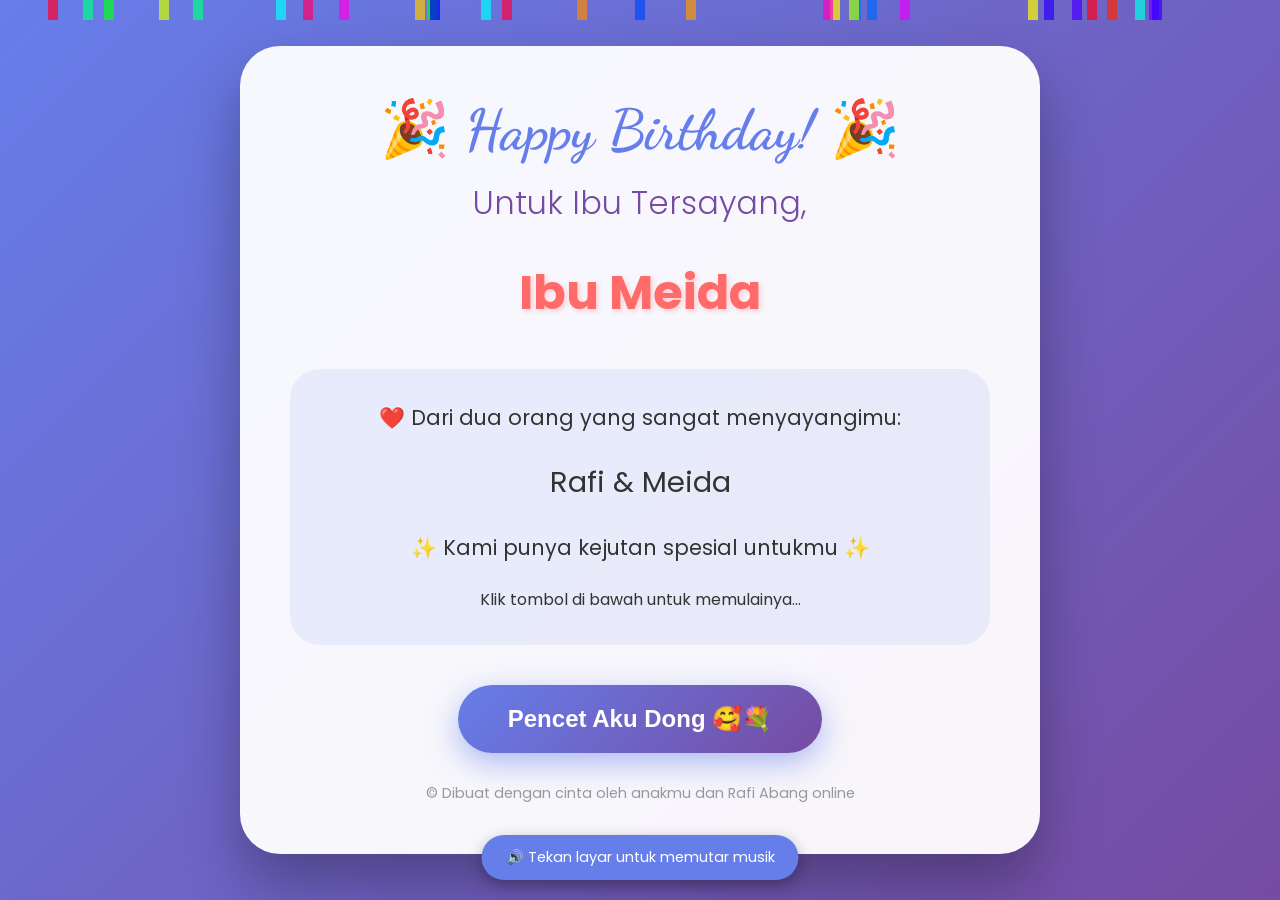
<file: index.html>
<!DOCTYPE html>
<html lang="id">
<head>
    <meta charset="UTF-8">
    <meta name="viewport" content="width=device-width, initial-scale=1.0">
    <title>🎂 Selamat Ulang Tahun Ibu</title>
    <link href="https://fonts.googleapis.com/css2?family=Poppins:wght@300;400;600;700&family=Dancing+Script:wght@700&display=swap" rel="stylesheet">
    <link rel="stylesheet" href="https://cdnjs.cloudflare.com/ajax/libs/font-awesome/6.0.0/css/all.min.css">
    <style>
        * {
            margin: 0;
            padding: 0;
            box-sizing: border-box;
        }

        body {
            font-family: 'Poppins', sans-serif;
            background: linear-gradient(135deg, #667eea 0%, #764ba2 100%);
            min-height: 100vh;
            display: flex;
            justify-content: center;
            align-items: center;
            padding: 20px;
            position: relative;
            overflow: hidden;
        }

        .confetti {
            position: fixed;
            width: 100%;
            height: 100%;
            top: 0;
            left: 0;
            pointer-events: none;
            z-index: 1;
        }

        .confetti-piece {
            position: absolute;
            width: 10px;
            height: 20px;
            background: #ffd700;
            opacity: 0.7;
            animation: fall 5s linear infinite;
        }

        @keyframes fall {
            0% { transform: translateY(-100px) rotate(0deg); }
            100% { transform: translateY(100vh) rotate(360deg); }
        }

        .container {
            max-width: 800px;
            width: 100%;
            background: rgba(255, 255, 255, 0.95);
            border-radius: 40px;
            padding: 50px;
            text-align: center;
            box-shadow: 0 30px 60px rgba(0, 0, 0, 0.3);
            position: relative;
            z-index: 10;
            animation: fadeScale 1s ease;
        }

        @keyframes fadeScale {
            from { opacity: 0; transform: scale(0.9); }
            to { opacity: 1; transform: scale(1); }
        }

        h1 {
            font-size: 3.5rem;
            color: #667eea;
            margin-bottom: 15px;
            font-family: 'Dancing Script', cursive;
        }

        .to {
            font-size: 2rem;
            color: #764ba2;
            margin-bottom: 30px;
            font-weight: 300;
        }

        .highlight {
            font-size: 3rem;
            font-weight: 700;
            color: #ff6b6b;
            text-shadow: 2px 2px 5px rgba(255, 107, 107, 0.3);
            margin-bottom: 40px;
        }

        .message {
            font-size: 1.3rem;
            color: #333;
            line-height: 1.8;
            margin: 30px 0;
            padding: 30px;
            background: rgba(102, 126, 234, 0.1);
            border-radius: 30px;
        }

        .btn-container {
            display: flex;
            justify-content: center;
            margin-top: 40px;
        }

        .btn-next {
            background: linear-gradient(135deg, #667eea, #764ba2);
            color: white;
            border: none;
            padding: 20px 50px;
            font-size: 1.5rem;
            font-weight: 600;
            border-radius: 60px;
            cursor: pointer;
            transition: 0.3s;
            box-shadow: 0 10px 30px rgba(102, 126, 234, 0.5);
            animation: pulse 2s infinite;
        }

        .btn-next:hover {
            transform: translateY(-5px);
            box-shadow: 0 20px 40px rgba(102, 126, 234, 0.7);
        }

        @keyframes pulse {
            0%, 100% { transform: scale(1); }
            50% { transform: scale(1.05); }
        }

        .footer {
            margin-top: 30px;
            color: #999;
            font-size: 0.9rem;
        }

        /* Toast notification */
        .audio-toast {
            position: fixed;
            bottom: 20px;
            left: 50%;
            transform: translateX(-50%);
            background: #667eea;
            color: white;
            padding: 12px 24px;
            border-radius: 50px;
            z-index: 9999;
            font-size: 0.9rem;
            box-shadow: 0 5px 15px rgba(0,0,0,0.3);
            animation: slideUp 0.3s ease;
        }

        @keyframes slideUp {
            from { transform: translate(-50%, 100%); opacity: 0; }
            to { transform: translate(-50%, 0); opacity: 1; }
        }
    </style>
</head>
<body>
    <div class="confetti" id="confetti"></div>

    <div class="container">
        <h1>🎉 Happy Birthday! 🎉</h1>
        <div class="to">Untuk Ibu Tersayang,</div>
        <div class="highlight">Ibu Meida</div>
        
        <div class="message">
            <p>❤️ Dari dua orang yang sangat menyayangimu:</p>
            <p style="font-size: 1.8rem; margin: 20px 0;">Rafi & Meida</p>
            <p>✨ Kami punya kejutan spesial untukmu ✨</p>
            <p style="font-size: 1rem; margin-top: 20px;">Klik tombol di bawah untuk memulainya...</p>
        </div>

        <div class="btn-container">
            <button class="btn-next" onclick="location.href='halaman2.html'">
                 Pencet Aku Dong 🥰💐
            </button>
        </div>

        <div class="footer">
            © Dibuat dengan cinta oleh anakmu dan Rafi Abang online
        </div>
    </div>

    <script src="audio-handler.js"></script>
    <script>
        // 🔥 PAKSA AUDIO PLAY DI INDEX (CUKUP DI SINI!)
        (function forcePlayAudio() {
            if (window.audioInstance) {
                window.audioInstance.play()
                    .then(() => {
                        console.log('✅ Audio berhasil diputar');
                        localStorage.setItem('bgMusicState', JSON.stringify({
                            isPlaying: true,
                            currentTime: window.audioInstance.currentTime
                        }));
                    })
                    .catch(() => {
                        console.log('⚠️ Autoplay diblokir, tampilkan toast');
                        
                        // Tampilkan toast
                        const toast = document.createElement('div');
                        toast.className = 'audio-toast';
                        toast.innerHTML = '🔊 Tekan layar untuk memutar musik';
                        document.body.appendChild(toast);
                        
                        // Play saat user interaksi
                        const playOnClick = function() {
                            window.audioInstance.play()
                                .then(() => {
                                    console.log('✅ Audio diputar setelah interaksi');
                                    toast.remove();
                                })
                                .catch(() => {});
                            document.removeEventListener('click', playOnClick);
                        };
                        
                        document.addEventListener('click', playOnClick);
                        
                        // Auto hilang setelah 5 detik
                        setTimeout(() => toast.remove(), 5000);
                    });
            } else {
                setTimeout(forcePlayAudio, 500);
            }
        })();

        // Confetti
        function createConfetti() {
            const confettiContainer = document.getElementById('confetti');
            for (let i = 0; i < 30; i++) {
                const confetti = document.createElement('div');
                confetti.className = 'confetti-piece';
                confetti.style.left = Math.random() * 100 + '%';
                confetti.style.animationDelay = Math.random() * 5 + 's';
                confetti.style.background = `hsl(${Math.random() * 360}, 100%, 50%)`;
                confettiContainer.appendChild(confetti);
            }
        }
        createConfetti();
        
        // Lock back button
        history.pushState(null, null, location.href);
        window.onpopstate = () => history.go(1);
    </script>
</body>
</html>
</file>
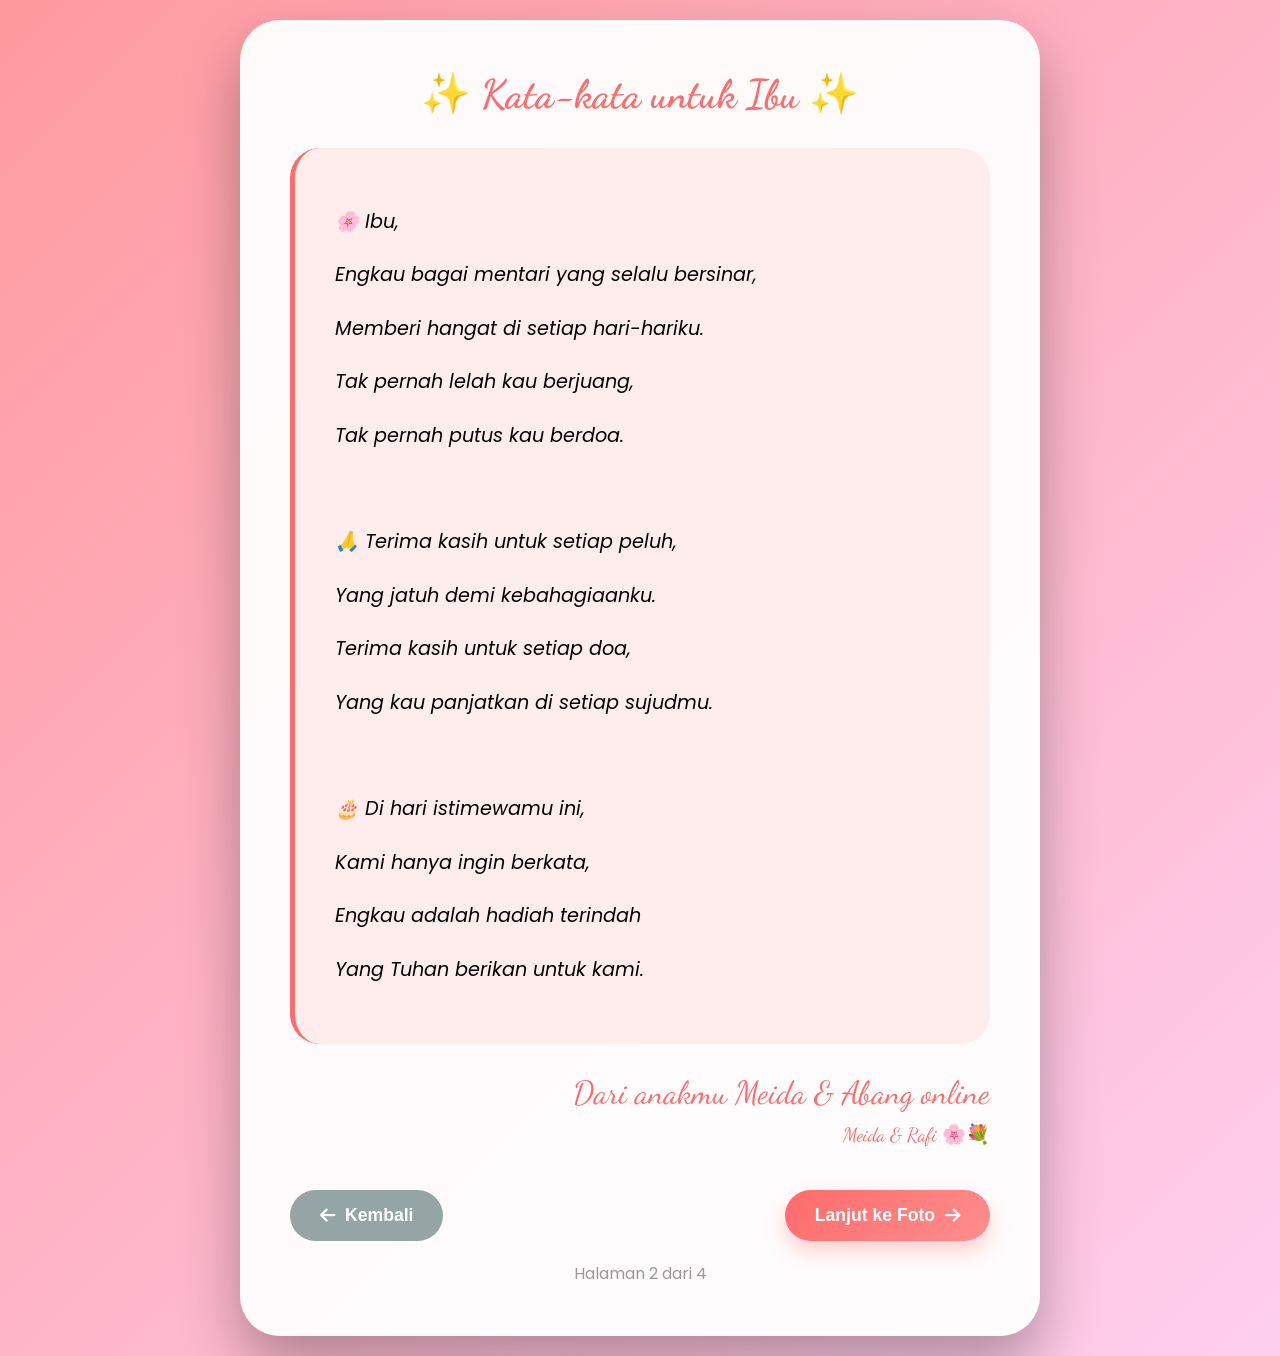
<file: halaman2.html>
<!DOCTYPE html>
<html lang="id">
<head>
    <meta charset="UTF-8">
    <meta name="viewport" content="width=device-width, initial-scale=1.0">
    <title>🎂 Kata-kata untuk Ibu</title>
    <link href="https://fonts.googleapis.com/css2?family=Poppins:wght@300;400;600;700&family=Dancing+Script:wght@700&display=swap" rel="stylesheet">
    <link rel="stylesheet" href="https://cdnjs.cloudflare.com/ajax/libs/font-awesome/6.0.0/css/all.min.css">
    <style>
        * {
            margin: 0;
            padding: 0;
            box-sizing: border-box;
        }

        body {
            font-family: 'Poppins', sans-serif;
            background: linear-gradient(135deg, #ff9a9e 0%, #fecfef 100%);
            min-height: 100vh;
            display: flex;
            justify-content: center;
            align-items: center;
            padding: 20px;
        }

        .container {
            max-width: 800px;
            width: 100%;
            background: rgba(255, 255, 255, 0.95);
            border-radius: 40px;
            padding: 50px;
            text-align: center;
            box-shadow: 0 30px 60px rgba(0, 0, 0, 0.3);
            animation: fadeIn 0.8s ease;
        }

        @keyframes fadeIn {
            from { opacity: 0; transform: translateY(20px); }
            to { opacity: 1; transform: translateY(0); }
        }

        h2 {
            font-size: 2.5rem;
            color: #ff6b6b;
            margin-bottom: 30px;
            font-family: 'Dancing Script', cursive;
        }

        .poem {
            background: rgba(255, 107, 107, 0.1);
            border-radius: 30px;
            padding: 40px;
            margin: 30px 0;
            text-align: left;
            font-size: 1.2rem;
            line-height: 2;
            border-left: 5px solid #ff6b6b;
        }

        .poem p {
            margin: 15px 0;
            font-style: italic;
        }

        .signature {
            font-family: 'Dancing Script', cursive;
            font-size: 2rem;
            color: #ff6b6b;
            margin-top: 20px;
            text-align: right;
        }

        .btn-container {
            display: flex;
            justify-content: space-between;
            margin-top: 40px;
        }

        .btn-prev {
            background: #95a5a6;
            color: white;
            padding: 15px 30px;
            border: none;
            border-radius: 50px;
            font-size: 1.1rem;
            font-weight: 600;
            cursor: pointer;
            display: flex;
            align-items: center;
            gap: 10px;
        }

        .btn-next {
            background: linear-gradient(135deg, #ff6b6b, #ff8e8e);
            color: white;
            padding: 15px 30px;
            border: none;
            border-radius: 50px;
            font-size: 1.1rem;
            font-weight: 600;
            cursor: pointer;
            display: flex;
            align-items: center;
            gap: 10px;
            box-shadow: 0 10px 20px rgba(255, 107, 107, 0.3);
        }

        .btn:hover {
            transform: translateY(-3px);
            box-shadow: 0 15px 30px rgba(0, 0, 0, 0.2);
        }

        .page-indicator {
            text-align: center;
            margin-top: 20px;
            color: #999;
        }
    </style>
</head>
<body>
    <div class="container">
        <h2>✨ Kata-kata untuk Ibu ✨</h2>

        <div class="poem">
            <p>🌸 Ibu,</p>
            <p>Engkau bagai mentari yang selalu bersinar,</p>
            <p>Memberi hangat di setiap hari-hariku.</p>
            <p>Tak pernah lelah kau berjuang,</p>
            <p>Tak pernah putus kau berdoa.</p>
            <br>
            <p>🙏 Terima kasih untuk setiap peluh,</p>
            <p>Yang jatuh demi kebahagiaanku.</p>
            <p>Terima kasih untuk setiap doa,</p>
            <p>Yang kau panjatkan di setiap sujudmu.</p>
            <br>
            <p>🎂 Di hari istimewamu ini,</p>
            <p>Kami hanya ingin berkata,</p>
            <p>Engkau adalah hadiah terindah</p>
            <p>Yang Tuhan berikan untuk kami.</p>
        </div>

        <div class="signature">
            Dari anakmu Meida & Abang online<br>
            <span style="font-size: 1.2rem;">Meida & Rafi 🌸💐</span>
        </div>

        <div class="btn-container">
            <button class="btn-prev" onclick="location.href='index.html'">
                <i class="fas fa-arrow-left"></i> Kembali
            </button>
            <button class="btn-next" onclick="location.href='halaman3.html'">
                Lanjut ke Foto <i class="fas fa-arrow-right"></i>
            </button>
        </div>

        <div class="page-indicator">
            Halaman 2 dari 4
        </div>
    </div>

    <script src="audio-handler.js"></script>
    <script>
        if (window.audioInstance && window.audioInstance.paused) {
            window.audioInstance.play().catch(() => {});
        }
        history.pushState(null, null, location.href);
        window.onpopstate = () => history.go(1);
    </script>
</body>
</html>
</file>
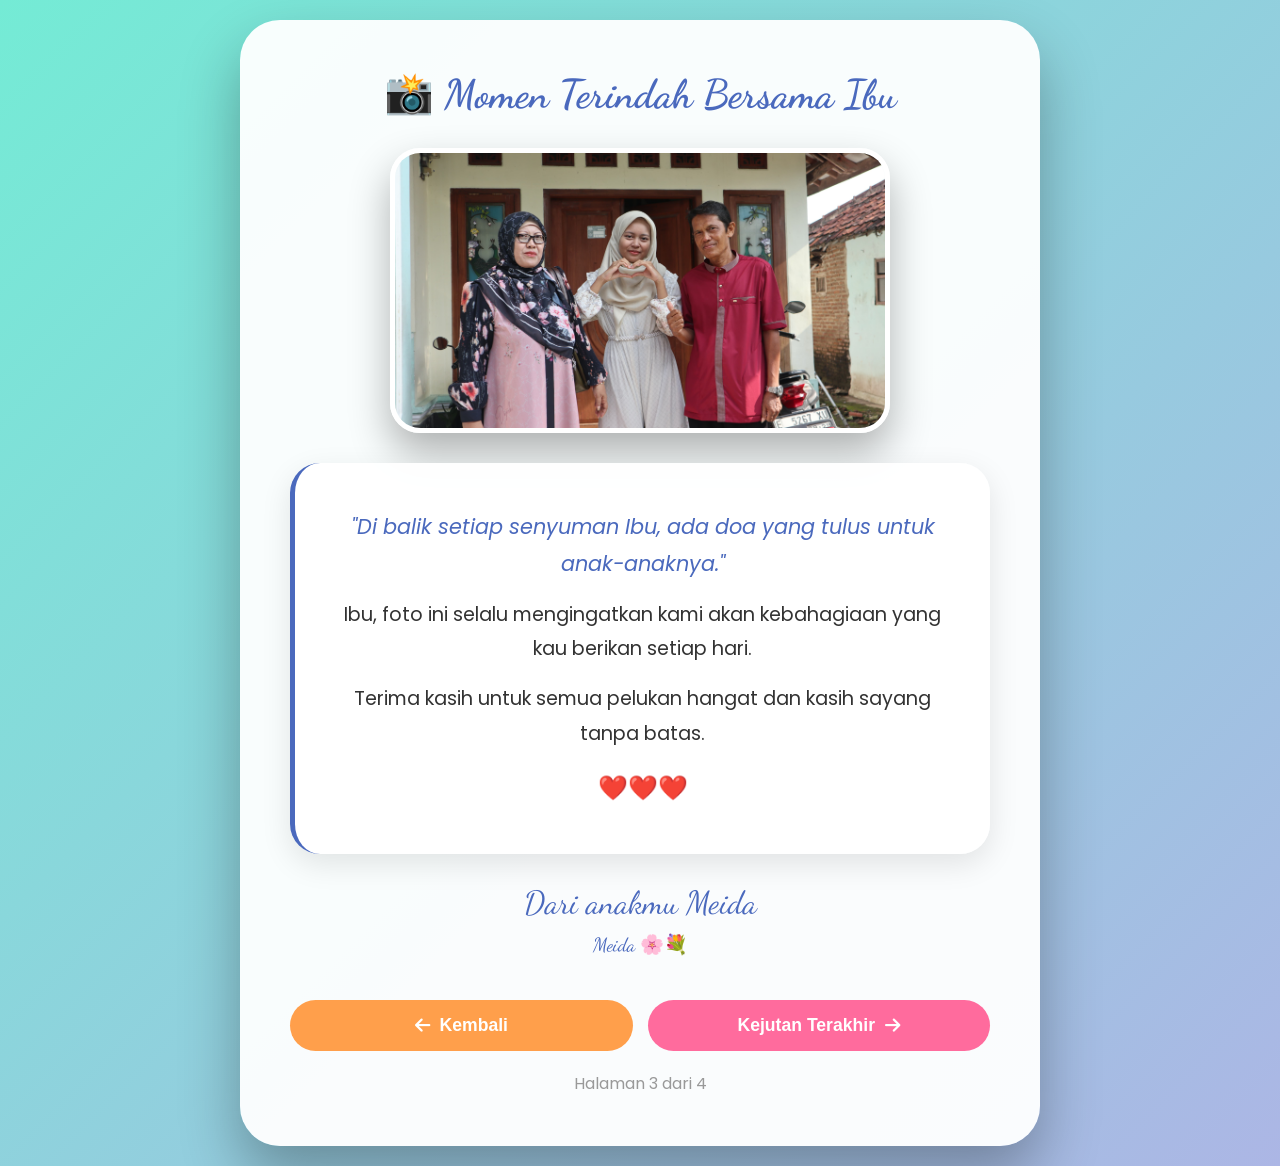
<file: halaman3.html>
<!DOCTYPE html>
<html lang="id">
<head>
    <meta charset="UTF-8">
    <meta name="viewport" content="width=device-width, initial-scale=1.0">
    <title>📸 Momen Spesial Ibu</title>
    <link href="https://fonts.googleapis.com/css2?family=Poppins:wght@300;400;600;700&family=Dancing+Script:wght@700&display=swap" rel="stylesheet">
    <link rel="stylesheet" href="https://cdnjs.cloudflare.com/ajax/libs/font-awesome/6.0.0/css/all.min.css">
    <style>
        * {
            margin: 0;
            padding: 0;
            box-sizing: border-box;
        }

        body {
            font-family: 'Poppins', sans-serif;
            background: linear-gradient(135deg, #74ebd5 0%, #acb6e5 100%);
            min-height: 100vh;
            display: flex;
            justify-content: center;
            align-items: center;
            padding: 20px;
        }

        .container {
            max-width: 800px;
            width: 100%;
            background: rgba(255, 255, 255, 0.95);
            border-radius: 40px;
            padding: 50px;
            text-align: center;
            box-shadow: 0 30px 60px rgba(0, 0, 0, 0.3);
            animation: fadeIn 0.8s ease;
        }

        @keyframes fadeIn {
            from { opacity: 0; transform: translateY(20px); }
            to { opacity: 1; transform: translateY(0); }
        }

        h2 {
            font-size: 2.5rem;
            color: #4a69bd;
            margin-bottom: 30px;
            font-family: 'Dancing Script', cursive;
        }

        .special-photo {
            width: 100%;
            max-width: 500px;
            margin: 0 auto;
            border-radius: 30px;
            overflow: hidden;
            box-shadow: 0 20px 40px rgba(0, 0, 0, 0.3);
            border: 5px solid white;
        }

        .special-photo img {
            width: 100%;
            height: auto;
            display: block;
        }

        .caption-box {
            background: rgba(255, 255, 255, 0.95);
            border-radius: 30px;
            padding: 30px;
            margin: 30px 0;
            box-shadow: 0 10px 30px rgba(0, 0, 0, 0.1);
            border-left: 5px solid #4a69bd;
            text-align: center;
        }

        .caption-box p {
            font-size: 1.2rem;
            line-height: 1.8;
            margin: 15px 0;
            color: #333;
        }

        .caption-box .quote {
            font-style: italic;
            color: #4a69bd;
            font-size: 1.3rem;
        }

        .signature {
            font-family: 'Dancing Script', cursive;
            font-size: 2rem;
            color: #4a69bd;
            margin: 20px 0;
        }

        .btn-container {
            display: flex;
            justify-content: space-between;
            margin-top: 40px;
            gap: 15px;
        }

        .btn-prev {
            background: #ff9f4b;
            color: white;
            padding: 15px 30px;
            border: none;
            border-radius: 50px;
            font-size: 1.1rem;
            font-weight: 600;
            cursor: pointer;
            display: flex;
            align-items: center;
            gap: 10px;
            flex: 1;
            justify-content: center;
        }

        .btn-next {
            background: #ff6b9d;
            color: white;
            padding: 15px 30px;
            border: none;
            border-radius: 50px;
            font-size: 1.1rem;
            font-weight: 600;
            cursor: pointer;
            display: flex;
            align-items: center;
            gap: 10px;
            flex: 1;
            justify-content: center;
        }

        .btn:hover {
            transform: translateY(-3px);
            box-shadow: 0 15px 30px rgba(0, 0, 0, 0.2);
        }

        .page-indicator {
            text-align: center;
            margin-top: 20px;
            color: #999;
        }
    </style>
</head>
<body>
    <div class="container">
        <h2>📸 Momen Terindah Bersama Ibu</h2>
        
        <div class="special-photo">
            <img src="foto_utama.jpg" alt="Foto Ibu" onerror="this.src='https://via.placeholder.com/500x500/4a69bd/ffffff?text=Foto+Ibu'">
        </div>

        <div class="caption-box">
            <p class="quote">"Di balik setiap senyuman Ibu, ada doa yang tulus untuk anak-anaknya."</p>
            <p>Ibu, foto ini selalu mengingatkan kami akan kebahagiaan yang kau berikan setiap hari.</p>
            <p>Terima kasih untuk semua pelukan hangat dan kasih sayang tanpa batas.</p>
            <p style="font-size: 1.5rem; color: #4a69bd;">❤️❤️❤️</p>
        </div>

        <div class="signature">
            Dari anakmu Meida<br>
            <span style="font-size: 1.2rem;">Meida 🌸💐</span>
        </div>

        <div class="btn-container">
            <button class="btn-prev" onclick="location.href='halaman2.html'">
                <i class="fas fa-arrow-left"></i> Kembali
            </button>
            <button class="btn-next" onclick="location.href='halaman4.html'">
                Kejutan Terakhir <i class="fas fa-arrow-right"></i>
            </button>
        </div>

        <div class="page-indicator">
            Halaman 3 dari 4
        </div>
    </div>

    <script src="audio-handler.js"></script>
    <script>
        if (window.audioInstance && window.audioInstance.paused) {
            window.audioInstance.play().catch(() => {});
        }
        history.pushState(null, null, location.href);
        window.onpopstate = () => history.go(1);
    </script>
</body>
</html>
</file>
